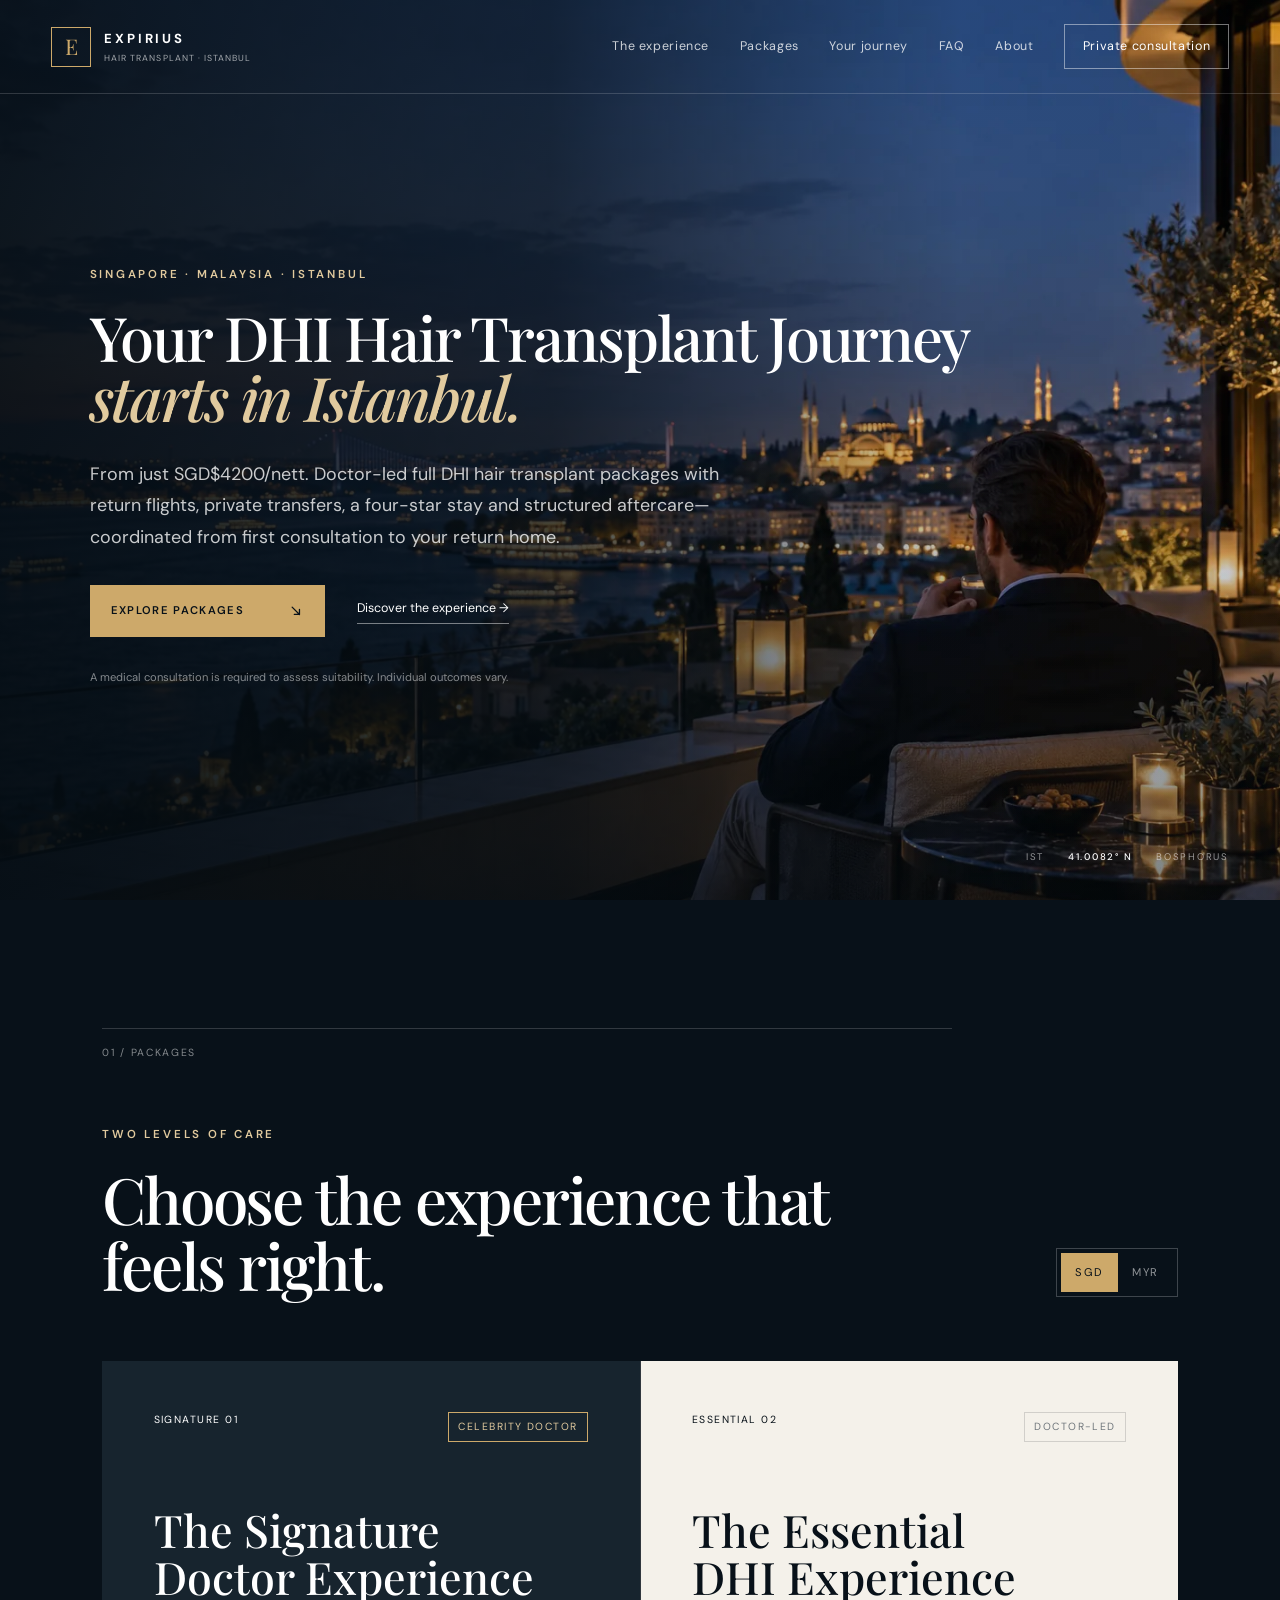
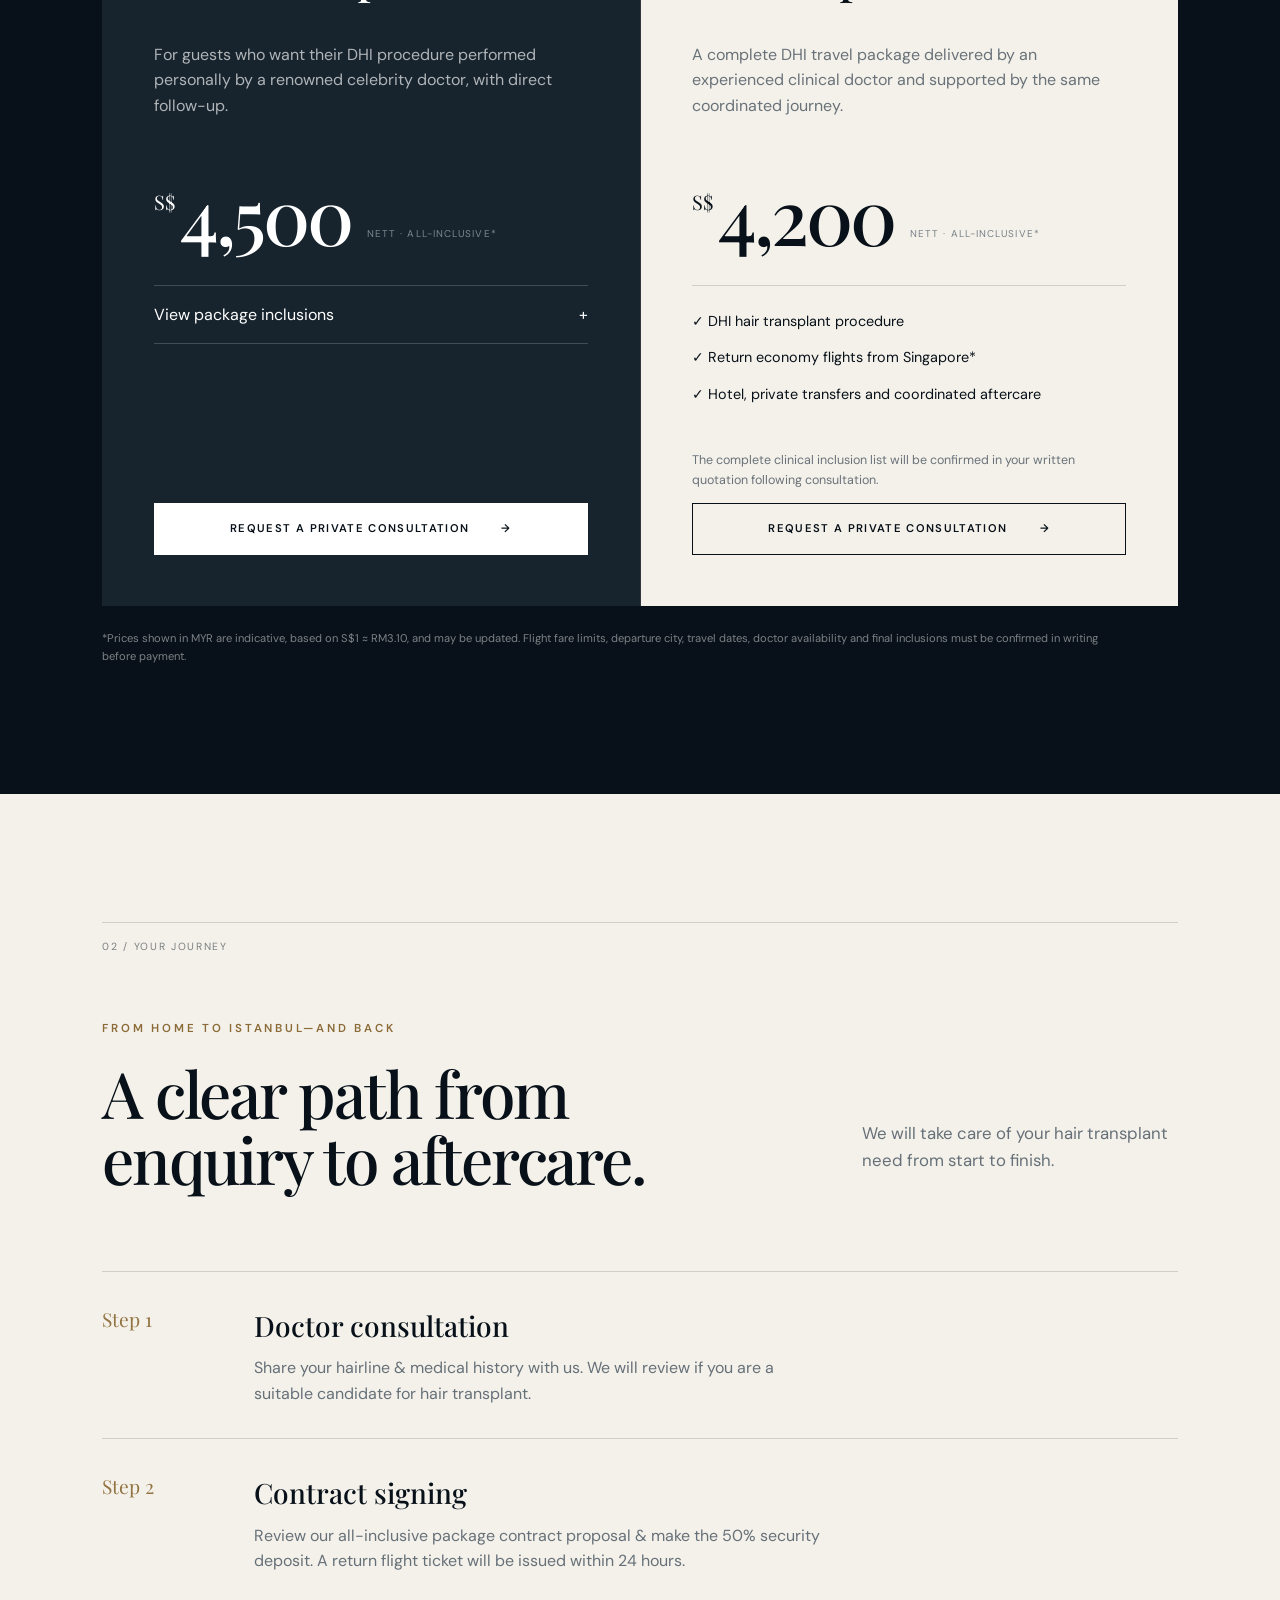
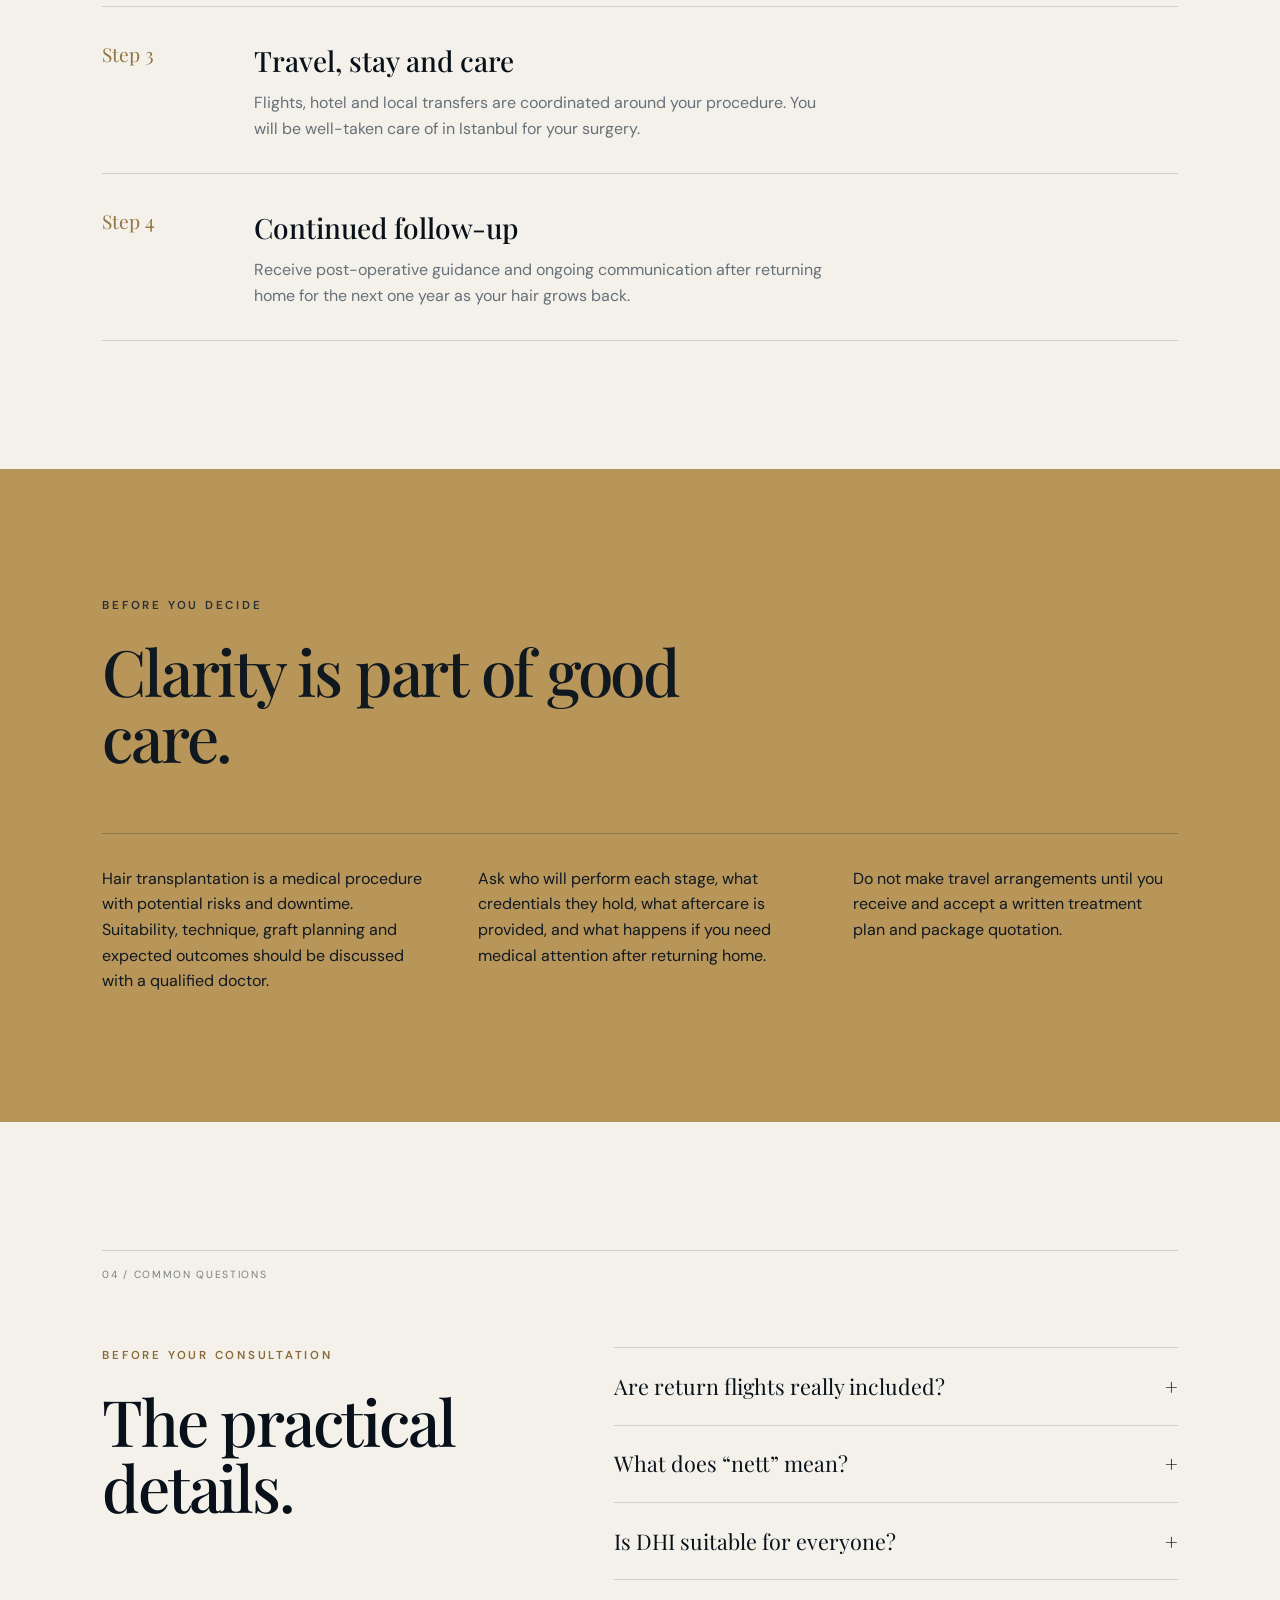
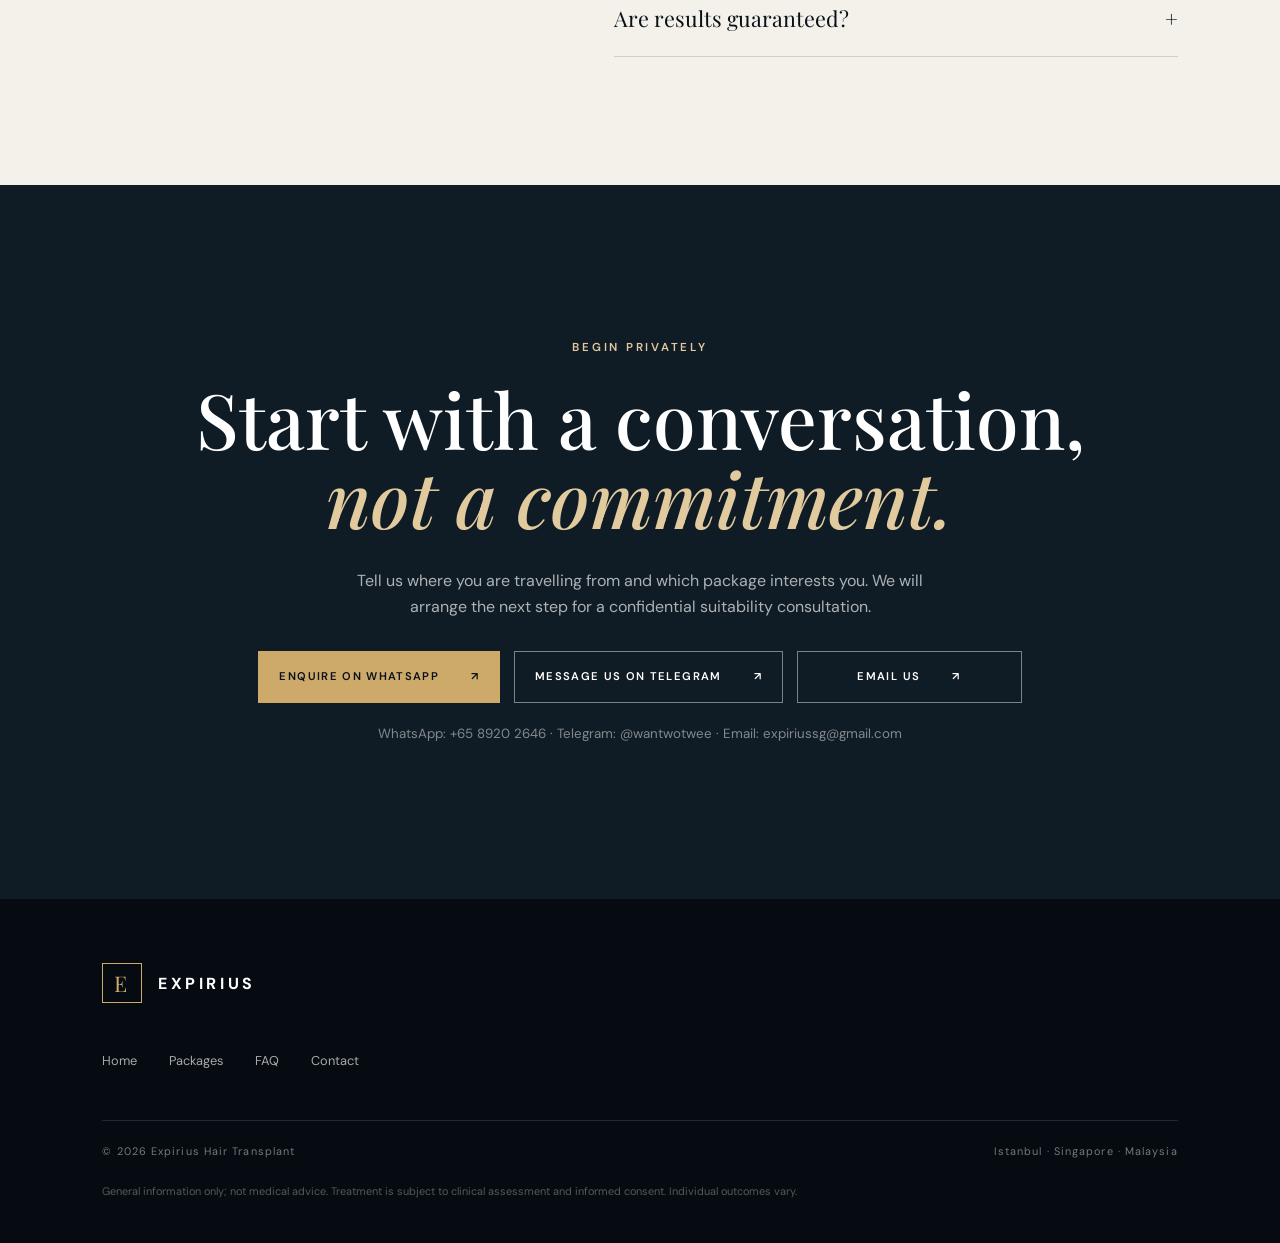
<file: index.html>
<!doctype html>
<html lang="en">
<head>
  <meta charset="utf-8">
  <meta name="viewport" content="width=device-width, initial-scale=1">
  <title>Expirius Hair Transplant | Curated DHI Packages in Istanbul</title>
  <meta name="description" content="Curated Istanbul DHI hair transplant packages for guests from Singapore and Malaysia, with flights, hotel, transfers and aftercare included.">
  <meta name="theme-color" content="#081119">
  <link rel="canonical" href="https://expiriushairtransplant.com/">
  <link rel="preconnect" href="https://fonts.googleapis.com">
  <link rel="preconnect" href="https://fonts.gstatic.com" crossorigin>
  <link href="https://fonts.googleapis.com/css2?family=DM+Sans:wght@400;500;600&family=Playfair+Display:ital,wght@0,500;0,600;1,500&display=swap" rel="stylesheet">
  <link rel="stylesheet" href="styles.css">
  <link rel="icon" type="image/svg+xml" href="data:image/svg+xml,%3Csvg xmlns='http://www.w3.org/2000/svg' viewBox='0 0 64 64'%3E%3Crect width='64' height='64' rx='14' fill='%23081119'/%3E%3Cpath d='M18 16h31v7H26v8h19v7H26v10h23v7H18z' fill='%23cda96a'/%3E%3C/svg%3E">
  <script type="application/ld+json">
  {"@context":"https://schema.org","@type":"MedicalBusiness","name":"Expirius Hair Transplant","url":"https://expiriushairtransplant.com/","description":"Curated DHI hair transplant travel packages in Istanbul for guests from Singapore and Malaysia.","areaServed":["Singapore","Malaysia"],"address":{"@type":"PostalAddress","addressLocality":"Istanbul","addressCountry":"TR"}}
  </script>
</head>
<body>
  <a class="skip-link" href="#main">Skip to content</a>
  <header class="site-header" id="top">
    <a class="brand" href="#top" aria-label="Expirius Hair Transplant home">
      <span class="brand-mark">E</span>
      <span><strong>EXPIRIUS</strong><small>HAIR TRANSPLANT · ISTANBUL</small></span>
    </a>
    <button class="menu-toggle" aria-expanded="false" aria-controls="main-nav"><span></span><span></span><span></span><span class="sr-only">Menu</span></button>
    <nav id="main-nav" aria-label="Main navigation">
      <a href="#experience">The experience</a>
      <a href="#packages">Packages</a>
      <a href="#journey">Your journey</a>
      <a href="#faq">FAQ</a>
      <a href="https://expiriushairtransplant.com/about/">About</a>
      <a class="nav-cta" href="#consultation">Private consultation</a>
    </nav>
  </header>

  <main id="main">
    <section class="hero" aria-labelledby="hero-title">
      <div class="hero-media" role="img" aria-label="A refined evening view across the Bosphorus in Istanbul"></div>
      <div class="hero-shade"></div>
      <div class="hero-content reveal">
        <p class="eyebrow">Singapore · Malaysia · Istanbul</p>
        <h1 id="hero-title">Your DHI Hair Transplant Journey <em>starts in Istanbul.</em></h1>
        <p class="hero-copy">From just SGD$4200/nett. Doctor-led full DHI hair transplant packages with return flights, private transfers, a four-star stay and structured aftercare—coordinated from first consultation to your return home.</p>
        <div class="hero-actions">
          <a class="button button-primary" href="#packages">
  Explore packages

  <svg
    class="button-arrow"
    viewBox="0 0 24 24"
    aria-hidden="true"
  >
    <path d="M7 7L17 17M10 17H17V10" />
  </svg>
</a>
          <a class="text-link" href="#experience">Discover the experience <span>→</span></a>
        </div>
        <p class="hero-note">A medical consultation is required to assess suitability. Individual outcomes vary.</p>
      </div>
      <div class="hero-index" aria-hidden="true"><span>IST</span><b>41.0082° N</b><span>BOSPHORUS</span></div>
    </section>

    <section class="packages section" id="packages">
      <div class="packages-heading">
        <div>
          <div class="section-label light">01 / Packages</div>
          <p class="eyebrow">Two levels of care</p>
          <h2>Choose the experience that feels right.</h2>
        </div>
        <div class="currency-control" aria-label="Display currency">
          <button class="currency-btn active" data-currency="SGD" aria-pressed="true">SGD</button>
          <button class="currency-btn" data-currency="MYR" aria-pressed="false">MYR</button>
        </div>
      </div>

      <div class="package-grid">
        <article class="package-card featured reveal">
          <div class="card-topline"><span>Signature 01</span><span class="badge">Celebrity doctor</span></div>
          <h3>The Signature<br>Doctor Experience</h3>
          <p>For guests who want their DHI procedure performed personally by a renowned celebrity doctor, with direct follow-up.</p>
          <div class="price"><span class="currency-symbol">S$</span><strong data-sgd="4,500" data-myr="13,950">4,500</strong><small>nett · all-inclusive*</small></div>
          <button class="details-toggle" aria-expanded="false">View package inclusions <span>+</span></button>
          <div class="package-details">
            <ul>
              <li>DHI procedure performed personally by the celebrity doctor</li>
              <li>Return economy flights from Singapore to Istanbul*</li>
              <li>Three nights at The Mill Bomonti, breakfast included</li>
              <li>Airport, hotel and hospital VIP private transfers</li>
              <li>One PRP session and one Laser Light Therapy session</li>
              <li>Pre-operative CBC, HIV, HCV and HBsAg tests</li>
              <li>Sedation, post-procedure medication and care products</li>
              <li>Two serums, medical shampoo, foam lotion and two travel pillows</li>
              <li>Personalised follow-up and direct doctor communication</li>
            </ul>
          </div>
          <a class="button button-light" href="#consultation">Request a private consultation <span>→</span></a>
        </article>

        <article class="package-card reveal">
          <div class="card-topline"><span>Essential 02</span><span class="badge subtle">Doctor-led</span></div>
          <h3>The Essential<br>DHI Experience</h3>
          <p>A complete DHI travel package delivered by an experienced clinical doctor and supported by the same coordinated journey.</p>
          <div class="price"><span class="currency-symbol">S$</span><strong data-sgd="4,200" data-myr="13,020">4,200</strong><small>nett · all-inclusive*</small></div>
          <div class="essential-list">
            <span>✓ DHI hair transplant procedure</span>
            <span>✓ Return economy flights from Singapore*</span>
            <span>✓ Hotel, private transfers and coordinated aftercare</span>
          </div>
          <p class="fine-print">The complete clinical inclusion list will be confirmed in your written quotation following consultation.</p>
          <a class="button button-outline" href="#consultation">Request a private consultation <span>→</span></a>
        </article>
      </div>
      <p class="pricing-note">*Prices shown in MYR are indicative, based on S$1 ≈ RM3.10, and may be updated. Flight fare limits, departure city, travel dates, doctor availability and final inclusions must be confirmed in writing before payment.</p>
    </section>

    <section class="journey section" id="journey">
      <div class="section-label">02 / Your journey</div>
      <div class="journey-head">
        <div><p class="eyebrow dark">From home to Istanbul—and back</p><h2>A clear path from enquiry to aftercare.</h2></div>
        <p>We will take care of your hair transplant need from start to finish.</p>
      </div>
      <ol class="steps">
        <li><span>Step 1</span><div><h3>Doctor consultation</h3><p>Share your hairline & medical history with us. We will review if you are a suitable candidate for hair transplant.</p></div></li>
        <li><span>Step 2</span><div><h3>Contract signing</h3><p>Review our all-inclusive package contract proposal & make the 50% security deposit. A return flight ticket will be issued within 24 hours.</p></div></li>
        <li><span>Step 3</span><div><h3>Travel, stay and care</h3><p>Flights, hotel and local transfers are coordinated around your procedure. You will be well-taken care of in Istanbul for your surgery.</p></div></li>
        <li><span>Step 4</span><div><h3>Continued follow-up</h3><p>Receive post-operative guidance and ongoing communication after returning home for the next one year as your hair grows back.</p></div></li>
      </ol>
    </section>

    <section class="considerations">
      <div class="considerations-inner section">
        <p class="eyebrow">Before you decide</p>
        <h2>Clarity is part of good care.</h2>
        <div class="consideration-grid">
          <p>Hair transplantation is a medical procedure with potential risks and downtime. Suitability, technique, graft planning and expected outcomes should be discussed with a qualified doctor.</p>
          <p>Ask who will perform each stage, what credentials they hold, what aftercare is provided, and what happens if you need medical attention after returning home.</p>
          <p>Do not make travel arrangements until you receive and accept a written treatment plan and package quotation.</p>
        </div>
      </div>
    </section>

    <section class="faq section" id="faq">
      <div class="section-label">04 / Common questions</div>
      <div class="faq-layout">
        <div><p class="eyebrow dark">Before your consultation</p><h2>The practical details.</h2></div>
        <div class="accordion">
          <details><summary>Are return flights really included?<span>+</span></summary><p>Both packages are intended to include return economy flights from Singapore to Istanbul, subject to the fare allowance and travel terms stated in your final written quotation. Malaysian departure arrangements may differ and will be quoted individually.</p></details>
          <details><summary>What does “nett” mean?<span>+</span></summary><p>It means the stated package price is intended as the total for the confirmed inclusions, without an additional service fee. Any exclusions or variable travel costs must be identified in your written quotation.</p></details>
          <details><summary>Is DHI suitable for everyone?<span>+</span></summary><p>No. Suitability depends on factors such as medical history, hair-loss pattern and donor area. A clinician must assess you before confirming treatment.</p></details>
          <details><summary>Are results guaranteed?<span>+</span></summary><p>No medical outcome can be guaranteed. Results and timelines vary by individual, and the treating doctor should explain realistic expectations and risks during consultation.</p></details>
        </div>
      </div>
    </section>

 <section class="consultation" id="consultation">
  <div class="consultation-inner reveal">
    <p class="eyebrow">Begin privately</p>

    <h2>
      Start with a conversation,<br>
      <em>not a commitment.</em>
    </h2>

    <p>
      Tell us where you are travelling from and which package interests you.
      We will arrange the next step for a confidential suitability consultation.
    </p>

    <div class="consultation-actions">
      <a
        class="button button-primary"
        href="https://wa.me/6589202646?text=Hello%20Expirius%2C%20I%20would%20like%20to%20enquire%20about%20your%20hair%20transplant%20packages."
        target="_blank"
        rel="noopener noreferrer"
      >
        Enquire on WhatsApp
        <span aria-hidden="true">↗</span>
      </a>

      <a
        class="button button-contact"
        href="https://t.me/wantwotwee"
        target="_blank"
        rel="noopener noreferrer"
      >
        Message us on Telegram
        <span aria-hidden="true">↗</span>
      </a>

      <a
        class="button button-contact"
        href="mailto:expiriussg@gmail.com?subject=Private%20Consultation%20Enquiry"
      >
        Email us
        <span aria-hidden="true">↗</span>
      </a>
    </div>

    <small>
      WhatsApp: +65 8920 2646 · Telegram: @wantwotwee ·
      Email: expiriussg@gmail.com
    </small>
  </div>
</section>
  </main>

  <footer>
    <div class="footer-brand"><span class="brand-mark">E</span><strong>EXPIRIUS</strong></div>
    <div class="footer-links"><a href="#top">Home</a><a href="#packages">Packages</a><a href="#faq">FAQ</a><a href="mailto:expiriussg@gmail.com">Contact</a></div>
    <div class="footer-bottom"><span>© <span id="year"></span> Expirius Hair Transplant</span><span>Istanbul · Singapore · Malaysia</span></div>
    <p class="footer-disclaimer">General information only; not medical advice. Treatment is subject to clinical assessment and informed consent. Individual outcomes vary.</p>
  </footer>
  <script src="script.js"></script>
</body>
</html>
</file>
<file: styles.css>
:root {
  --ink: #081119;
  --ink-2: #101c25;
  --paper: #f4f1ea;
  --white: #fff;
  --gold: #cda96a;
  --gold-soft: #e1ca9e;
  --muted: #667078;
  --line: rgba(8, 17, 25, 0.15);
  --serif: "Playfair Display", Georgia, serif;
  --sans: "DM Sans", Arial, sans-serif;
}
* {
  box-sizing: border-box;
}
html {
  scroll-behavior: smooth;
}
body {
  margin: 0;
  background: var(--paper);
  color: var(--ink);
  font-family: var(--sans);
  font-size: 16px;
  line-height: 1.6;
}
a {
  color: inherit;
  text-decoration: none;
}
button {
  font: inherit;
}
.sr-only {
  position: absolute;
  width: 1px;
  height: 1px;
  padding: 0;
  margin: -1px;
  overflow: hidden;
  clip: rect(0, 0, 0, 0);
  white-space: nowrap;
  border: 0;
}
.skip-link {
  position: fixed;
  left: 1rem;
  top: -4rem;
  z-index: 100;
  background: #fff;
  padding: 0.7rem 1rem;
}
.skip-link:focus {
  top: 1rem;
}
.site-header {
  height: 94px;
  padding: 0 clamp(1.25rem, 4vw, 4.5rem);
  display: flex;
  align-items: center;
  justify-content: space-between;
  position: absolute;
  inset: 0 0 auto;
  z-index: 20;
  color: #fff;
  border-bottom: 1px solid rgba(255, 255, 255, 0.16);
}
.brand {
  display: flex;
  align-items: center;
  gap: 0.8rem;
}
.brand-mark {
  width: 2.5rem;
  height: 2.5rem;
  border: 1px solid var(--gold);
  display: grid;
  place-items: center;
  color: var(--gold);
  font-family: var(--serif);
  font-size: 1.35rem;
}
.brand strong {
  display: block;
  letter-spacing: 0.22em;
  font-size: 0.82rem;
}
.brand small {
  display: block;
  letter-spacing: 0.12em;
  font-size: 0.55rem;
  color: rgba(255, 255, 255, 0.62);
  margin-top: 0.15rem;
}
.site-header nav {
  display: flex;
  align-items: center;
  gap: clamp(1.1rem, 2.4vw, 2.6rem);
  font-size: 0.78rem;
  letter-spacing: 0.05em;
}
.site-header nav a:not(.nav-cta) {
  color: rgba(255, 255, 255, 0.78);
}
.site-header nav a:hover {
  color: #fff;
}
.nav-cta {
  padding: 0.75rem 1.1rem;
  border: 1px solid rgba(255, 255, 255, 0.45);
}
.menu-toggle {
  display: none;
  background: none;
  border: 0;
  color: #fff;
}
.hero {
  min-height: 800px;
  height: 100svh;
  position: relative;
  display: flex;
  align-items: center;
  color: #fff;
  overflow: hidden;
}
.hero-media {
  position: absolute;
  inset: 0;
  background: url("assets/istanbul-hero.webp") center/cover no-repeat;
  transform: scale(1.02);
}
.hero-shade {
  position: absolute;
  inset: 0;
  background:
    linear-gradient(
      90deg,
      rgba(4, 12, 18, 0.92) 0%,
      rgba(4, 12, 18, 0.72) 43%,
      rgba(4, 12, 18, 0.12) 75%
    ),
    linear-gradient(0deg, rgba(4, 12, 18, 0.45), transparent 50%);
}
.hero-content {
  position: relative;
  z-index: 2;
  width: min(900px, 78%);
  margin-left: clamp(1.25rem, 7vw, 8rem);
  padding-top: 4rem;
}
.eyebrow {
  text-transform: uppercase;
  letter-spacing: 0.24em;
  font-size: 0.72rem;
  color: var(--gold-soft);
  font-weight: 600;
  margin: 0 0 1.4rem;
}
.eyebrow.dark {
  color: #8b6b37;
}
.hero h1,
.section h2,
.consultation h2 {
  font-family: var(--serif);
  font-weight: 500;
  line-height: 1.02;
  margin: 0;
}
.hero h1 {
  font-size: clamp(3.25rem, 4.8vw, 5.6rem);
  line-height: 0.98;
  letter-spacing: -0.035em;
  max-width: 900px;
}
.hero h1 em,
.consultation h2 em {
  font-weight: 500;
  color: var(--gold-soft);
}
.hero-copy {
  font-size: clamp(1rem, 1.4vw, 1.18rem);
  line-height: 1.75;
  max-width: 650px;
  color: rgba(255, 255, 255, 0.78);
  margin: 2rem 0;
}
.hero-actions {
  display: flex;
  align-items: center;
  gap: 2rem;
  flex-wrap: wrap;
}
.button {
  display: inline-flex;
  justify-content: space-between;
  align-items: center;
  gap: 2rem;
  padding: 1rem 1.25rem;
  text-transform: uppercase;
  letter-spacing: 0.12em;
  font-size: 0.7rem;
  font-weight: 600;
  border: 1px solid transparent;
  transition: 0.25s;
}
.button:hover {
  transform: translateY(-2px);
}
.button-primary {
  background: var(--gold);
  color: var(--ink);
}
.button-light {
  background: #fff;
  color: var(--ink);
  width: 100%;
}
.button-outline {
  border-color: var(--ink);
  width: 100%;
}
.text-link {
  font-size: 0.78rem;
  border-bottom: 1px solid rgba(255, 255, 255, 0.45);
  padding-bottom: 0.25rem;
}
.hero-note {
  font-size: 0.7rem;
  color: rgba(255, 255, 255, 0.5);
  margin-top: 2rem;
}
.hero-index {
  position: absolute;
  z-index: 2;
  right: clamp(1.25rem, 4vw, 4.5rem);
  bottom: 2.2rem;
  display: flex;
  gap: 1.5rem;
  align-items: center;
  font-size: 0.6rem;
  letter-spacing: 0.18em;
  color: rgba(255, 255, 255, 0.55);
}
.hero-index b {
  color: #fff;
  font-weight: 500;
}
.section {
  padding: clamp(5rem, 10vw, 9rem) clamp(1.25rem, 8vw, 9rem);
}
.section-label {
  font-size: 0.65rem;
  letter-spacing: 0.16em;
  text-transform: uppercase;
  color: #7a7f82;
  border-top: 1px solid var(--line);
  padding-top: 1rem;
  margin-bottom: 4rem;
}
.section-label.light {
  border-color: rgba(255, 255, 255, 0.17);
  color: rgba(255, 255, 255, 0.5);
}
.intro-grid {
  display: grid;
  grid-template-columns: 1.1fr 0.9fr;
  gap: 8vw;
}
.section h2 {
  font-size: clamp(2.8rem, 5vw, 5.3rem);
  letter-spacing: -0.035em;
}
.intro-copy {
  font-size: 1.05rem;
  color: #4f585f;
  max-width: 640px;
}
.intro-copy > p:first-child {
  font-size: 1.3rem;
  color: var(--ink);
}
.trust-row {
  display: grid;
  grid-template-columns: repeat(3, 1fr);
  gap: 1rem;
  border-top: 1px solid var(--line);
  margin-top: 3rem;
  padding-top: 2rem;
}
.trust-row strong,
.trust-row span {
  display: block;
}
.trust-row strong {
  font-family: var(--serif);
  font-size: 1.35rem;
  color: var(--ink);
}
.trust-row span {
  font-size: 0.68rem;
  text-transform: uppercase;
  letter-spacing: 0.12em;
  margin-top: 0.3rem;
}
.packages {
  background: var(--ink);
  color: #fff;
}
.packages-heading {
  display: flex;
  justify-content: space-between;
  align-items: flex-end;
  gap: 2rem;
}
.packages-heading h2 {
  max-width: 850px;
}
.currency-control {
  display: flex;
  border: 1px solid rgba(255, 255, 255, 0.22);
  padding: 0.25rem;
}
.currency-btn {
  border: 0;
  background: transparent;
  color: rgba(255, 255, 255, 0.55);
  padding: 0.65rem 0.9rem;
  font-size: 0.7rem;
  letter-spacing: 0.12em;
  cursor: pointer;
}
.currency-btn.active {
  background: var(--gold);
  color: var(--ink);
}
.package-grid {
  display: grid;
  grid-template-columns: 1fr 1fr;
  gap: 1px;
  background: rgba(255, 255, 255, 0.16);
  margin-top: 4rem;
}
.package-card {
  background: #f4f1ea;
  color: var(--ink);
  padding: clamp(2rem, 4vw, 4.5rem);
  display: flex;
  flex-direction: column;
  min-height: 720px;
}
.package-card.featured {
  background: #17242e;
  color: #fff;
}
.card-topline {
  display: flex;
  justify-content: space-between;
  text-transform: uppercase;
  letter-spacing: 0.14em;
  font-size: 0.65rem;
  margin-bottom: 4rem;
}
.badge {
  border: 1px solid var(--gold);
  color: var(--gold-soft);
  padding: 0.35rem 0.6rem;
}
.badge.subtle {
  border-color: var(--line);
  color: #70777c;
}
.package-card h3 {
  font-family: var(--serif);
  font-size: clamp(2.2rem, 3.5vw, 4rem);
  line-height: 1.05;
  font-weight: 500;
  margin: 0 0 1.6rem;
}
.package-card > p {
  max-width: 550px;
  color: #697279;
}
.package-card.featured > p {
  color: rgba(255, 255, 255, 0.66);
}
.price {
  display: grid;
  grid-template-columns: auto auto 1fr;
  align-items: start;
  margin: 2.6rem 0 2rem;
}
.price .currency-symbol {
  font-family: var(--serif);
  font-size: 1.25rem;
  margin-top: 0.65rem;
  margin-right: 0.35rem;
}
.price strong {
  font-family: var(--serif);
  font-size: clamp(3.7rem, 6vw, 6.6rem);
  line-height: 1;
  font-weight: 500;
  letter-spacing: -0.04em;
}
.price small {
  align-self: end;
  margin: 0 0 0.7rem 1rem;
  text-transform: uppercase;
  font-size: 0.62rem;
  letter-spacing: 0.11em;
  color: #788087;
}
.featured .price small {
  color: rgba(255, 255, 255, 0.45);
}
.details-toggle {
  background: none;
  color: inherit;
  border: 0;
  border-top: 1px solid rgba(255, 255, 255, 0.18);
  border-bottom: 1px solid rgba(255, 255, 255, 0.18);
  padding: 1rem 0;
  display: flex;
  justify-content: space-between;
  cursor: pointer;
  text-align: left;
}
.package-details {
  display: grid;
  grid-template-rows: 0fr;
  transition: grid-template-rows 0.35s ease;
}
.package-details.open {
  grid-template-rows: 1fr;
}
.package-details ul {
  overflow: hidden;
  margin: 0;
  padding-left: 1.2rem;
}
.package-details.open ul {
  padding-top: 1.2rem;
  padding-bottom: 1.6rem;
}
.package-details li {
  margin: 0.35rem 0;
  color: rgba(255, 255, 255, 0.67);
  font-size: 0.88rem;
}
.package-card .button {
  margin-top: auto;
}
.essential-list {
  display: grid;
  gap: 0.85rem;
  border-top: 1px solid var(--line);
  padding: 1.5rem 0 2rem;
  font-size: 0.9rem;
}
.fine-print {
  font-size: 0.78rem !important;
}
.pricing-note {
  font-size: 0.7rem;
  color: rgba(255, 255, 255, 0.47);
  max-width: 1000px;
  margin: 1.5rem 0 0;
}
.journey-head {
  display: grid;
  grid-template-columns: 1.2fr 0.6fr;
  gap: 10vw;
  align-items: end;
}
.journey-head > p {
  color: var(--muted);
  font-size: 1.05rem;
}
.steps {
  list-style: none;
  padding: 0;
  margin: 5rem 0 0;
  border-top: 1px solid var(--line);
}
.steps li {
  display: grid;
  grid-template-columns: 120px 1fr;
  gap: 2rem;
  padding: 2rem 0;
  border-bottom: 1px solid var(--line);
}
.steps > li > span {
  font-family: var(--serif);
  font-size: 1.2rem;
  color: #927342;
}
.steps h3 {
  margin: 0;
  font-family: var(--serif);
  font-size: 1.75rem;
  font-weight: 500;
}
.steps p {
  margin: 0.4rem 0 0;
  color: var(--muted);
  max-width: 580px;
}
.considerations {
  background: #b89559;
  color: #101820;
}
.considerations-inner .eyebrow {
  color: #293036;
}
.considerations h2 {
  max-width: 700px;
}
.consideration-grid {
  display: grid;
  grid-template-columns: repeat(3, 1fr);
  gap: 4vw;
  margin-top: 4rem;
  border-top: 1px solid rgba(8, 17, 25, 0.25);
  padding-top: 2rem;
}
.consideration-grid p {
  margin: 0;
}
.faq-layout {
  display: grid;
  grid-template-columns: 0.75fr 1.1fr;
  gap: 10vw;
}
.accordion details {
  border-top: 1px solid var(--line);
  padding: 1.3rem 0;
}
.accordion details:last-child {
  border-bottom: 1px solid var(--line);
}
.accordion summary {
  list-style: none;
  cursor: pointer;
  display: flex;
  justify-content: space-between;
  font-family: var(--serif);
  font-size: 1.35rem;
}
.accordion summary::-webkit-details-marker {
  display: none;
}
.accordion details[open] summary span {
  transform: rotate(45deg);
}
.accordion summary span {
  transition: 0.2s;
}
.accordion p {
  color: var(--muted);
  max-width: 680px;
}
.consultation {
  background: var(--ink-2);
  color: #fff;
  text-align: center;
  padding: clamp(6rem, 12vw, 11rem) 1.25rem;
}
.consultation-inner {
  max-width: 900px;
  margin: auto;
}
.consultation h2 {
  font-size: clamp(3rem, 6vw, 6.2rem);
}
.consultation > div > p:not(.eyebrow) {
  max-width: 620px;
  margin: 2rem auto;
  color: rgba(255, 255, 255, 0.66);
}
.consultation .button {
  margin-top: 1rem;
}
.consultation small {
  display: block;
  color: rgba(255, 255, 255, 0.38);
  margin-top: 1rem;
}
footer {
  background: #050b10;
  color: #fff;
  padding: 4rem clamp(1.25rem, 8vw, 9rem) 2rem;
}
.footer-brand {
  display: flex;
  align-items: center;
  gap: 1rem;
  letter-spacing: 0.22em;
}
.footer-links {
  display: flex;
  gap: 2rem;
  flex-wrap: wrap;
  margin: 3rem 0;
  font-size: 0.8rem;
  color: rgba(255, 255, 255, 0.65);
}
.footer-bottom {
  border-top: 1px solid rgba(255, 255, 255, 0.12);
  padding-top: 1.4rem;
  display: flex;
  justify-content: space-between;
  font-size: 0.68rem;
  letter-spacing: 0.1em;
  color: rgba(255, 255, 255, 0.45);
}
.footer-disclaimer {
  font-size: 0.68rem;
  color: rgba(255, 255, 255, 0.32);
  max-width: 800px;
  margin-top: 1.4rem;
}
.reveal {
  opacity: 0;
  transform: translateY(18px);
  transition:
    opacity 0.7s ease,
    transform 0.7s ease;
}
.reveal.visible {
  opacity: 1;
  transform: none;
}
@media (max-width: 900px) {
  .site-header {
    height: 76px;
  }
  .site-header nav {
    position: fixed;
    inset: 76px 0 auto;
    background: var(--ink);
    display: none;
    flex-direction: column;
    align-items: stretch;
    padding: 2rem;
  }
  .site-header nav.open {
    display: flex;
  }
  .menu-toggle {
    display: grid;
    gap: 5px;
  }
  .menu-toggle span:not(.sr-only) {
    display: block;
    width: 24px;
    height: 1px;
    background: #fff;
  }
  .brand small {
    display: none;
  }
  .hero {
    min-height: 720px;
  }
  .hero-content {
    width: auto;
    margin: 0 1.25rem;
    padding-top: 5rem;
  }
  .hero h1 {
    font-size: clamp(2.75rem, 11vw, 4.8rem);
    line-height: 1;
  }
  .hero-copy {
    font-size: 1rem;
  }
  .hero-index {
    display: none;
  }
  .intro-grid,
  .package-grid,
  .journey-head,
  .faq-layout {
    grid-template-columns: 1fr;
  }
  .intro-grid,
  .faq-layout {
    gap: 3rem;
  }
  .package-card {
    min-height: auto;
  }
  .package-card .button {
    margin-top: 2rem;
  }
  .packages-heading {
    align-items: flex-start;
    flex-direction: column;
  }
  .consideration-grid {
    grid-template-columns: 1fr;
  }
  .trust-row {
    grid-template-columns: 1fr 1fr;
  }
  .steps li {
    grid-template-columns: 58px 1fr;
  }
  .price {
    grid-template-columns: auto auto;
  }
  .price small {
    grid-column: 1/-1;
    margin: 0.8rem 0 0;
  }
  .footer-bottom {
    gap: 1rem;
    flex-direction: column;
  }
}
@media (prefers-reduced-motion: reduce) {
  html {
    scroll-behavior: auto;
  }
  .reveal {
    opacity: 1;
    transform: none;
    transition: none;
  }
  .button:hover {
    transform: none;
  }
}

/* =========================================================
   CONSULTATION CONTACT BUTTONS
   ========================================================= */

.consultation-actions {
  display: flex;
  flex-wrap: wrap;
  justify-content: center;
  gap: 0.85rem;
  margin-top: 2rem;
}

.consultation-actions .button {
  min-width: 225px;
  margin-top: 0;
}

.button-contact {
  color: var(--white);
  background: transparent;
  border-color: rgba(255, 255, 255, 0.45);
}

.button-contact:hover {
  color: var(--ink);
  background: var(--white);
  border-color: var(--white);
}

.consultation-actions + small {
  display: block;
  margin-top: 1.25rem;
  color: rgba(255, 255, 255, 0.48);
  line-height: 1.7;
}

/* Mobile layout */

@media (max-width: 650px) {
  .consultation-actions {
    flex-direction: column;
    width: 100%;
    max-width: 360px;
    margin-right: auto;
    margin-left: auto;
  }

  .consultation-actions .button {
    width: 100%;
    min-width: 0;
  }

  .consultation-actions + small {
    max-width: 330px;
    margin-right: auto;
    margin-left: auto;
  }
}

.button-arrow {
  width: 1.1rem;
  height: 1.1rem;
  margin-left: 0.65rem;

  fill: none;
  stroke: currentColor;
  stroke-width: 1.75;
  stroke-linecap: round;
  stroke-linejoin: round;

  flex-shrink: 0;
  transition:
    transform 0.25s ease,
    opacity 0.25s ease;
}

.button:hover .button-arrow {
  transform: translate(3px, 3px);
}

@media (max-width: 768px) {
  .button-arrow {
    width: 1rem;
    height: 1rem;
    margin-left: 0.5rem;
  }
}

.button {
  display: inline-flex;
  align-items: center;
  justify-content: center;
}
</file>
